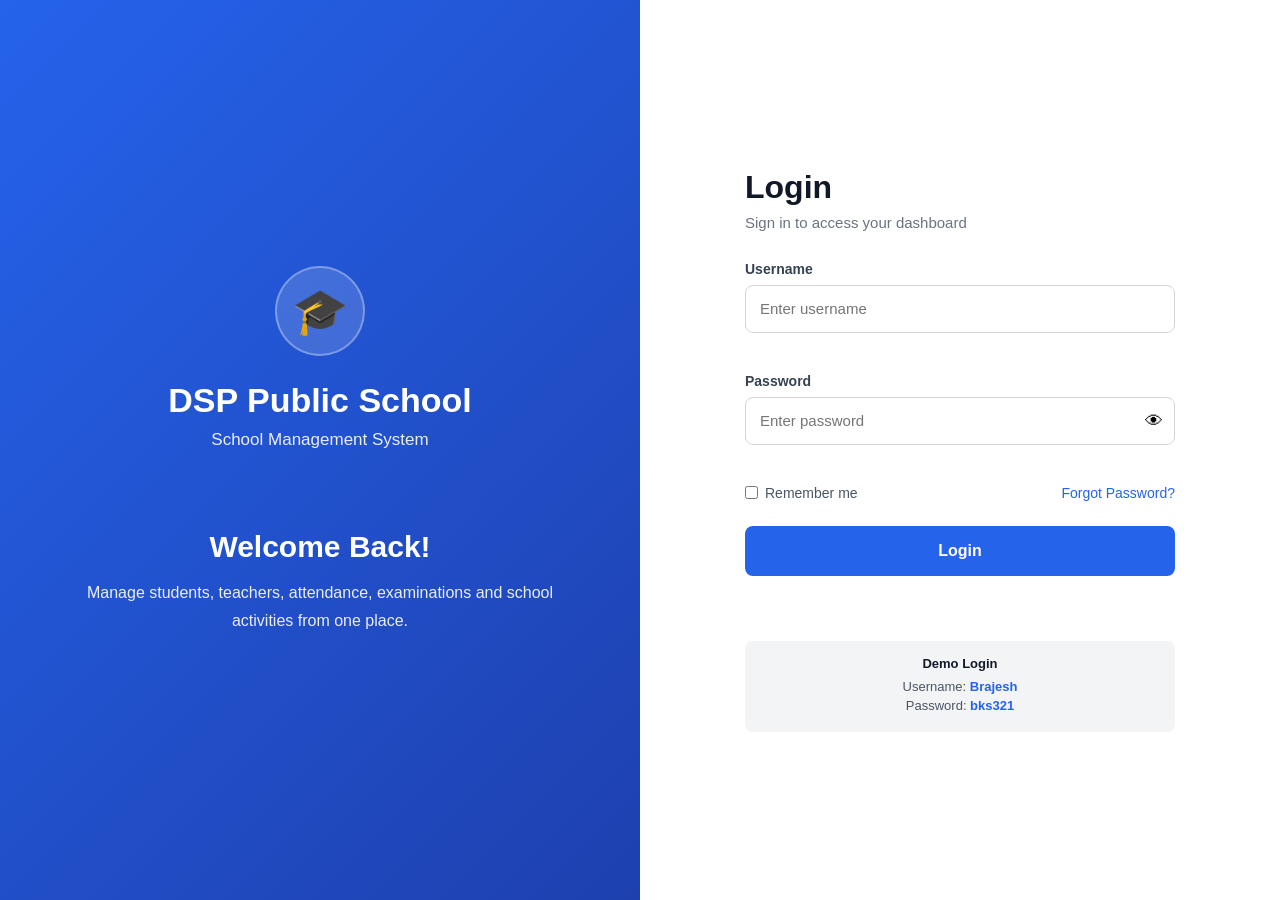
<file: index.html>
<!DOCTYPE html>
<html lang="en">

<head>
    <meta charset="UTF-8">
    <meta name="viewport" content="width=device-width, initial-scale=1.0">

    <title>School Management System - Login</title>

    <link rel="stylesheet" href="css/style.css">
</head>

<body>

    <div class="login-container">

        <!-- Left Section -->
        <div class="login-left">

            <div class="school-logo">
                🎓
            </div>

            <h1>DSP Public School</h1>

            <p>
                School Management System
            </p>

            <div class="welcome-text">
                <h2>Welcome Back!</h2>

                <p>
                    Manage students, teachers, attendance,
                    examinations and school activities from
                    one place.
                </p>
            </div>

        </div>


        <!-- Right Section -->
        <div class="login-right">

            <div class="login-box">

                <h2>Login</h2>

                <p class="login-subtitle">
                    Sign in to access your dashboard
                </p>


                <!-- Login Form -->
                <form id="loginForm">

                    <!-- Username -->
                    <div class="form-group">

                        <label for="username">
                            Username
                        </label>

                        <input type="text" id="username" placeholder="Enter username" autocomplete="username">

                        <small class="error-message" id="usernameError">
                        </small>

                    </div>


                    <!-- Password -->
                    <div class="form-group">

                        <label for="password">
                            Password
                        </label>

                        <div class="password-wrapper">

                            <input type="password" id="password" placeholder="Enter password"
                                autocomplete="current-password">

                            <button type="button" id="togglePassword" class="password-toggle">
                                👁
                            </button>

                        </div>

                        <small class="error-message" id="passwordError">
                        </small>

                    </div>


                    <!-- Remember Me -->
                    <div class="login-options">

                        <label class="remember-me">

                            <input type="checkbox" id="rememberMe">

                            <span>Remember me</span>

                        </label>

                        <a href="#" id="forgotPassword">
                            Forgot Password?
                        </a>

                    </div>


                    <!-- Login Button -->
                    <button type="submit" class="login-button">

                        Login

                    </button>


                    <!-- Login Message -->
                    <p id="loginMessage" class="login-message">
                    </p>

                </form>


                <!-- Demo Credentials -->
                <div class="demo-login">

                    <p>Demo Login</p>

                    <span>
                        Username: <strong>Brajesh</strong>
                    </span>

                    <span>
                        Password: <strong>bks321</strong>
                    </span>

                </div>

            </div>

        </div>

    </div>


    <script src="js/login.js"></script>

</body>

</html>
</file>
<file: css/style.css>
/* GLOBAL RESET */

   * {
       margin: 0;
       padding: 0;
       box-sizing: border-box;
   }

   body {
       font-family: Arial, Helvetica, sans-serif;
       background: #f4f7fb;
       min-height: 100vh;
   }

   /* LOGIN CONTAINER */

   .login-container {
       width: 100%;
       min-height: 100vh;

       display: flex;

       background: #ffffff;
   }


   /* LEFT SECTION */

   .login-left {
       width: 50%;
       min-height: 100vh;

       display: flex;
       flex-direction: column;
       justify-content: center;
       align-items: center;

       text-align: center;

       padding: 60px;

       background: linear-gradient(135deg,
               #2563eb,
               #1e40af);

       color: white;
   }


   /* Logo */

   .school-logo {
       width: 90px;
       height: 90px;

       display: flex;
       align-items: center;
       justify-content: center;

       font-size: 45px;

       background: rgba(255, 255, 255, 0.15);

       border: 2px solid rgba(255, 255, 255, 0.3);

       border-radius: 50%;

       margin-bottom: 25px;
   }


   /* School Name */

   .login-left h1 {
       font-size: 34px;
       margin-bottom: 10px;
   }

   .login-left>p {
       font-size: 17px;
       opacity: 0.9;
   }


   /* Welcome Text */

   .welcome-text {
       max-width: 500px;

       margin-top: 80px;
   }

   .welcome-text h2 {
       font-size: 30px;

       margin-bottom: 15px;
   }

   .welcome-text p {
       font-size: 16px;

       line-height: 1.7;

       opacity: 0.9;
   }


   /* RIGHT SECTION */

   .login-right {
       width: 50%;

       display: flex;
       justify-content: center;
       align-items: center;

       padding: 40px;
   }


   /* Login Box */

   .login-box {
       width: 100%;
       max-width: 430px;
   }


   /* Heading */

   .login-box h2 {
       font-size: 32px;

       color: #111827;

       margin-bottom: 8px;
   }

   .login-subtitle {
       color: #6b7280;

       font-size: 15px;

       margin-bottom: 30px;
   }


   /* FORM */

   .form-group {
       margin-bottom: 20px;
   }

   .form-group label {
       display: block;

       font-size: 14px;

       font-weight: 600;

       color: #374151;

       margin-bottom: 8px;
   }


   /* Input */

   .form-group input[type="text"],
   .form-group input[type="password"] {
       width: 100%;

       height: 48px;

       padding: 0 14px;

       border: 1px solid #d1d5db;

       border-radius: 8px;

       outline: none;

       font-size: 15px;

       transition: 0.3s;
   }

   .form-group input:focus {
       border-color: #2563eb;

       box-shadow:
           0 0 0 3px rgba(37, 99, 235, 0.1);
   }


   /* PASSWORD */

   .password-wrapper {
       position: relative;
   }

   .password-wrapper input {
       padding-right: 50px !important;
   }

   .password-toggle {
       position: absolute;

       right: 12px;
       top: 50%;

       transform: translateY(-50%);

       border: none;

       background: transparent;

       cursor: pointer;

       font-size: 18px;
   }


   /* ERROR */

   .error-message {
       display: block;

       margin-top: 5px;

       color: #dc2626;

       font-size: 12px;

       min-height: 15px;
   }


   /* LOGIN OPTIONS */

   .login-options {
       display: flex;

       justify-content: space-between;

       align-items: center;

       margin: 10px 0 25px;
   }

   .remember-me {
       display: flex;

       align-items: center;

       gap: 7px;

       font-size: 14px;

       color: #4b5563;

       cursor: pointer;
   }

   .remember-me input {
       cursor: pointer;
   }


   .login-options a {
       color: #2563eb;

       text-decoration: none;

       font-size: 14px;
   }

   .login-options a:hover {
       text-decoration: underline;
   }


   /* LOGIN BUTTON */

   .login-button {
       width: 100%;

       height: 50px;

       border: none;

       border-radius: 8px;

       background: #2563eb;

       color: white;

       font-size: 16px;

       font-weight: 600;

       cursor: pointer;

       transition: 0.3s;
   }

   .login-button:hover {
       background: #1d4ed8;

       transform: translateY(-1px);
   }

   .login-button:active {
       transform: translateY(0);
   }


   /* LOGIN MESSAGE */

   .login-message {
       text-align: center;

       margin-top: 15px;

       font-size: 14px;

       min-height: 20px;
   }

   .login-message.success {
       color: #16a34a;
   }

   .login-message.error {
       color: #dc2626;
   }


   /* DEMO LOGIN */

   .demo-login {
       margin-top: 30px;

       padding: 15px;

       background: #f3f4f6;

       border-radius: 8px;

       text-align: center;

       font-size: 13px;

       color: #4b5563;
   }

   .demo-login p {
       font-weight: 600;

       color: #111827;

       margin-bottom: 8px;
   }

   .demo-login span {
       display: block;

       margin: 4px 0;
   }

   .demo-login strong {
       color: #2563eb;
   }


   /* RESPONSIVE DESIGN */

   @media (max-width: 900px) {

       .login-container {
           flex-direction: column;
       }

       .login-left {
           width: 100%;
           min-height: 40vh;

           padding: 40px 20px;
       }

       .login-right {
           width: 100%;

           padding: 40px 20px;
       }

       .welcome-text {
           margin-top: 30px;
       }

       .welcome-text h2 {
           font-size: 24px;
       }

       .welcome-text p {
           font-size: 14px;
       }
   }


   @media (max-width: 500px) {

       .login-left {
           min-height: 35vh;

           padding: 30px 20px;
       }

       .school-logo {
           width: 70px;
           height: 70px;

           font-size: 35px;
       }

       .login-left h1 {
           font-size: 25px;
       }

       .login-left>p {
           font-size: 14px;
       }

       .welcome-text {
           display: none;
       }

       .login-right {
           padding: 35px 20px;
       }

       .login-box h2 {
           font-size: 27px;
       }

       .login-options {
           flex-direction: column;

           align-items: flex-start;

           gap: 12px;
       }
   }
</file>
<file: css/dashboard.css>
/* DASHBOARD */

   .dashboard-container {
       display: flex;
       min-height: 100vh;
       background: #f5f7fb;
   }

   /* SIDEBAR */

   .sidebar {
       width: 260px;
       min-height: 100vh;

       background: #111827;
       color: white;

       position: fixed;
       left: 0;
       top: 0;
       bottom: 0;

       display: flex;
       flex-direction: column;

       z-index: 1000;

       transition: 0.3s ease;
   }


   /* Logo */

   .sidebar-logo {
       height: 80px;

       display: flex;
       align-items: center;

       gap: 12px;

       padding: 0 20px;

       border-bottom: 1px solid #273244;
   }

   .logo-icon {
       width: 42px;
       height: 42px;

       display: flex;
       justify-content: center;
       align-items: center;

       border-radius: 10px;

       background: #2563eb;

       font-size: 22px;
   }

   .sidebar-logo h2 {
       font-size: 17px;
   }

   .sidebar-logo span {
       display: block;

       color: #9ca3af;

       font-size: 10px;

       margin-top: 3px;
   }

   /* NAVIGATION */

   .sidebar-nav {
       flex: 1;

       padding: 20px 12px;

       overflow-y: auto;
   }

   .menu-title {
       color: #6b7280;

       font-size: 10px;

       font-weight: 700;

       letter-spacing: 1px;

       padding: 12px 12px 8px;

       margin-top: 5px;
   }

   .nav-link {
       display: flex;

       align-items: center;

       gap: 12px;

       padding: 11px 12px;

       margin: 3px 0;

       border-radius: 7px;

       color: #cbd5e1;

       text-decoration: none;

       font-size: 14px;

       transition: 0.2s;
   }

   .nav-link:hover {
       background: #1f2937;

       color: white;
   }

   .nav-link.active {
       background: #2563eb;

       color: white;
   }

   .nav-icon {
       width: 24px;

       text-align: center;

       font-size: 17px;
   }

   /* SIDEBAR BOTTOM */

   .sidebar-bottom {
       padding: 15px;

       border-top: 1px solid #273244;
   }

   .logout-button {
       width: 100%;

       border: none;

       background: transparent;

       color: #cbd5e1;

       padding: 11px;

       display: flex;

       align-items: center;

       gap: 12px;

       border-radius: 7px;

       cursor: pointer;

       font-size: 14px;

       text-align: left;
   }

   .logout-button:hover {
       background: #7f1d1d;

       color: white;
   }


   /* MAIN CONTENT */

   .main-content {
       margin-left: 260px;

       width: calc(100% - 260px);

       min-height: 100vh;
   }


   /* TOP HEADER */

   .top-header {
       height: 80px;

       background: white;

       border-bottom: 1px solid #e5e7eb;

       display: flex;

       justify-content: space-between;

       align-items: center;

       padding: 0 30px;
   }

   .header-left {
       display: flex;

       align-items: center;

       gap: 15px;
   }

   .header-left h1 {
       font-size: 24px;

       color: #111827;
   }

   .header-left p {
       color: #6b7280;

       font-size: 13px;

       margin-top: 3px;
   }

   .menu-toggle {
       display: none;

       border: none;

       background: #f3f4f6;

       padding: 8px 10px;

       border-radius: 7px;

       cursor: pointer;

       font-size: 18px;
   }


   /* Header Right */

   .header-right {
       display: flex;

       align-items: center;

       gap: 20px;
   }

   .notification-button {
       position: relative;

       border: none;

       background: #f3f4f6;

       width: 40px;
       height: 40px;

       border-radius: 50%;

       cursor: pointer;

       font-size: 17px;
   }

   .notification-badge {
       position: absolute;

       top: -2px;
       right: -2px;

       width: 17px;
       height: 17px;

       display: flex;
       align-items: center;
       justify-content: center;

       border-radius: 50%;

       background: #ef4444;

       color: white;

       font-size: 9px;

       border: 2px solid white;
   }


   /* Admin Profile */

   .admin-profile {
       display: flex;

       align-items: center;

       gap: 10px;
   }

   .profile-avatar {
       width: 40px;
       height: 40px;

       display: flex;
       align-items: center;
       justify-content: center;

       background: #dbeafe;

       color: #2563eb;

       border-radius: 50%;

       font-weight: 700;
   }

   .profile-info strong {
       display: block;

       font-size: 13px;

       color: #111827;
   }

   .profile-info span {
       display: block;

       font-size: 11px;

       color: #6b7280;

       margin-top: 2px;
   }

   /* DASHBOARD CONTENT */

   .dashboard-content {
       padding: 30px;
   }


   /* STATISTICS */

   .stats-grid {
       display: grid;

       grid-template-columns:
           repeat(4, 1fr);

       gap: 20px;

       margin-bottom: 20px;
   }

   .stat-card {
       background: white;

       border: 1px solid #e5e7eb;

       border-radius: 12px;

       padding: 20px;

       display: flex;

       align-items: center;

       justify-content: space-between;

       transition: 0.2s;
   }

   .stat-card:hover {
       transform: translateY(-2px);

       box-shadow:
           0 8px 20px rgba(0, 0, 0, 0.05);
   }

   .stat-card-content p {
       color: #6b7280;

       font-size: 13px;

       margin-bottom: 8px;
   }

   .stat-card-content h2 {
       color: #111827;

       font-size: 27px;

       margin-bottom: 6px;
   }

   .stat-growth {
       color: #6b7280;

       font-size: 11px;
   }

   .stat-growth.positive {
       color: #16a34a;
   }


   /* Stat Icons */

   .stat-icon {
       width: 52px;
       height: 52px;

       display: flex;

       align-items: center;
       justify-content: center;

       border-radius: 10px;

       font-size: 24px;
   }

   .students-icon {
       background: #dbeafe;
   }

   .teachers-icon {
       background: #dcfce7;
   }

   .classes-icon {
       background: #fef3c7;
   }

   .notices-icon {
       background: #fce7f3;
   }


   /* DASHBOARD GRID */

   .dashboard-grid {
       display: grid;

       grid-template-columns:
           1.4fr 1fr;

       gap: 20px;

       margin-bottom: 20px;
   }

   .bottom-grid {
       grid-template-columns:
           1.5fr 1fr;
   }

   /* CARDS */

   .dashboard-card {
       background: white;

       border: 1px solid #e5e7eb;

       border-radius: 12px;

       padding: 20px;

       min-width: 0;
   }

   .card-header {
       display: flex;

       justify-content: space-between;

       align-items: center;

       margin-bottom: 20px;
   }

   .card-header h3 {
       color: #111827;

       font-size: 16px;

       margin-bottom: 4px;
   }

   .card-header p {
       color: #6b7280;

       font-size: 12px;
   }

   .card-header select {
       border: 1px solid #d1d5db;

       padding: 7px 10px;

       border-radius: 6px;

       background: white;

       color: #374151;

       font-size: 12px;

       outline: none;
   }

   .view-all {
       color: #2563eb;

       text-decoration: none;

       font-size: 12px;

       font-weight: 600;
   }


   /* ATTENDANCE */

   .attendance-content {
       display: flex;

       align-items: center;

       gap: 50px;

       padding: 10px 10px 5px;
   }

   .attendance-circle {
       width: 150px;
       height: 150px;

       flex-shrink: 0;

       border-radius: 50%;

       background:
           conic-gradient(#2563eb 92%,
               #e5e7eb 92%);

       display: flex;

       align-items: center;
       justify-content: center;
   }

   .circle-inner {
       width: 115px;
       height: 115px;

       border-radius: 50%;

       background: white;

       display: flex;

       flex-direction: column;

       align-items: center;
       justify-content: center;
   }

   .circle-inner strong {
       font-size: 25px;

       color: #111827;
   }

   .circle-inner span {
       color: #6b7280;

       font-size: 11px;

       margin-top: 3px;
   }


   /* Attendance Details */

   .attendance-details {
       display: flex;

       flex-direction: column;

       gap: 15px;
   }

   .attendance-item {
       display: flex;

       align-items: center;

       gap: 10px;
   }

   .attendance-dot {
       width: 9px;
       height: 9px;

       border-radius: 50%;
   }

   .attendance-dot.present {
       background: #22c55e;
   }

   .attendance-dot.absent {
       background: #ef4444;
   }

   .attendance-dot.leave {
       background: #f59e0b;
   }

   .attendance-item strong {
       display: block;

       font-size: 12px;

       color: #374151;
   }

   .attendance-item span:not(.attendance-dot) {
       display: block;

       font-size: 10px;

       color: #9ca3af;

       margin-top: 3px;
   }

   /* QUICK ACTIONS */


   .quick-actions {
       display: grid;

       grid-template-columns:
           1fr 1fr;

       gap: 10px;
   }

   .quick-action {
       display: flex;

       align-items: center;

       gap: 10px;

       padding: 12px;

       border: 1px solid #e5e7eb;

       border-radius: 8px;

       text-decoration: none;

       transition: 0.2s;
   }

   .quick-action:hover {
       border-color: #2563eb;

       background: #eff6ff;
   }

   .quick-action>span {
       width: 35px;
       height: 35px;

       display: flex;

       align-items: center;
       justify-content: center;

       background: #f3f4f6;

       border-radius: 7px;

       font-size: 16px;
   }

   .quick-action strong {
       display: block;

       color: #374151;

       font-size: 12px;
   }

   .quick-action small {
       display: block;

       color: #9ca3af;

       font-size: 9px;

       margin-top: 3px;
   }


   /* TABLE */

   .table-wrapper {
       overflow-x: auto;
   }

   table {
       width: 100%;

       border-collapse: collapse;
   }

   th {
       text-align: left;

       font-size: 10px;

       color: #9ca3af;

       font-weight: 600;

       padding: 10px;

       border-bottom: 1px solid #e5e7eb;
   }

   td {
       padding: 11px 10px;

       font-size: 11px;

       color: #4b5563;

       border-bottom: 1px solid #f3f4f6;
   }

   .student-name {
       display: flex;

       align-items: center;

       gap: 8px;

       white-space: nowrap;
   }

   .student-avatar {
       width: 28px;
       height: 28px;

       display: flex;

       align-items: center;
       justify-content: center;

       border-radius: 50%;

       background: #dbeafe;

       color: #2563eb;

       font-size: 9px;

       font-weight: 700;
   }

   .status {
       padding: 4px 7px;

       border-radius: 20px;

       font-size: 9px;
   }

   .status.active {
       background: #dcfce7;

       color: #15803d;
   }


   /* NOTICE LIST */

   .notice-list {
       display: flex;

       flex-direction: column;

       gap: 15px;
   }

   .notice-item {
       display: flex;

       gap: 10px;

       padding-bottom: 14px;

       border-bottom: 1px solid #f3f4f6;
   }

   .notice-item:last-child {
       border-bottom: none;
   }

   .notice-icon {
       width: 35px;
       height: 35px;

       flex-shrink: 0;

       display: flex;

       align-items: center;
       justify-content: center;

       background: #eff6ff;

       border-radius: 7px;
   }

   .notice-item strong {
       color: #374151;

       font-size: 12px;
   }

   .notice-item p {
       color: #6b7280;

       font-size: 10px;

       line-height: 1.5;

       margin: 3px 0;
   }

   .notice-item small {
       color: #9ca3af;

       font-size: 9px;
   }
</file>
<file: css/responsive.css>
/* TABLET */

   @media (max-width: 1100px) {

       .sidebar {
           width: 230px;
       }

       .main-content {
           margin-left: 230px;

           width: calc(100% - 230px);
       }

       .stats-grid {
           grid-template-columns:
               repeat(2, 1fr);
       }

       .dashboard-grid,
       .bottom-grid {
           grid-template-columns: 1fr;
       }

   }

   /* MOBILE */

   @media (max-width: 768px) {

       .sidebar {
           left: -260px;

           width: 260px;
       }

       .sidebar.show {
           left: 0;

           box-shadow:
               5px 0 25px rgba(0, 0, 0, 0.15);
       }

       .main-content {
           margin-left: 0;

           width: 100%;
       }

       .menu-toggle {
           display: block;
       }

       .top-header {
           padding: 0 15px;
       }

       .header-left h1 {
           font-size: 20px;
       }

       .header-left p {
           display: none;
       }

       .profile-info {
           display: none;
       }

       .dashboard-content {
           padding: 15px;
       }

       .stats-grid {
           grid-template-columns: 1fr 1fr;

           gap: 10px;
       }

       .stat-card {
           padding: 15px;
       }

       .stat-card-content h2 {
           font-size: 22px;
       }

       .stat-icon {
           width: 42px;
           height: 42px;

           font-size: 19px;
       }

       .attendance-content {
           gap: 25px;

           justify-content: center;
       }

   }

   /* SMALL MOBILE */

   @media (max-width: 500px) {

       .stats-grid {
           grid-template-columns: 1fr;
       }

       .header-right {
           gap: 8px;
       }

       .notification-button {
           width: 35px;
           height: 35px;
       }

       .admin-profile {
           display: none;
       }

       .dashboard-card {
           padding: 15px;
       }

       .attendance-content {
           flex-direction: column;
       }

       .quick-actions {
           grid-template-columns: 1fr;
       }

   }
</file>
<file: css/attendance.css>
/* ATTENDANCE PAGE */

.attendance-page {
    padding: 30px;
}

/* PAGE HEADER  */

.attendance-page-header {
    margin-bottom: 25px;
}

.attendance-page-header h2 {
    color: #111827;

    font-size: 22px;

    margin-bottom: 5px;
}

.attendance-page-header p {
    color: #6b7280;

    font-size: 13px;
}


/* FILTER CARD */


.attendance-filter-card {
    background: white;

    border: 1px solid #e5e7eb;

    border-radius: 10px;

    padding: 20px;

    display: flex;

    align-items: end;

    gap: 20px;

    margin-bottom: 20px;
}

.attendance-filter-group {
    flex: 1;
}

.attendance-filter-group label {
    display: block;

    color: #374151;

    font-size: 12px;

    font-weight: 600;

    margin-bottom: 7px;
}

.attendance-filter-group input,
.attendance-filter-group select {
    width: 100%;

    height: 42px;

    border: 1px solid #d1d5db;

    border-radius: 7px;

    padding: 0 10px;

    outline: none;

    background: white;

    color: #374151;

    font-size: 12px;
}

.attendance-filter-group input:focus,
.attendance-filter-group select:focus {
    border-color: #2563eb;
}

.load-attendance-button {
    height: 42px;

    padding: 0 20px;

    border: none;

    border-radius: 7px;

    background: #2563eb;

    color: white;

    font-size: 12px;

    font-weight: 600;

    cursor: pointer;

    white-space: nowrap;
}

.load-attendance-button:hover {
    background: #1d4ed8;
}

/* STATISTICS */

.attendance-stat-grid {
    display: grid;

    grid-template-columns:
        repeat(5, 1fr);

    gap: 15px;

    margin-bottom: 20px;
}

.attendance-stat-card {
    background: white;

    border: 1px solid #e5e7eb;

    border-radius: 10px;

    padding: 17px;

    display: flex;

    align-items: center;

    gap: 12px;
}

.attendance-stat-icon {
    width: 43px;
    height: 43px;

    display: flex;

    align-items: center;
    justify-content: center;

    border-radius: 9px;

    font-size: 19px;
}

.attendance-stat-icon.total {
    background: #dbeafe;
}

.attendance-stat-icon.present {
    background: #dcfce7;
}

.attendance-stat-icon.absent {
    background: #fee2e2;
}

.attendance-stat-icon.leave {
    background: #fef3c7;
}

.attendance-stat-icon.percentage {
    background: #ede9fe;
}

.attendance-stat-card p {
    color: #6b7280;

    font-size: 10px;

    margin-bottom: 5px;
}

.attendance-stat-card h3 {
    color: #111827;

    font-size: 22px;
}

/* TABLE CARD */

.attendance-table-card {
    background: white;

    border: 1px solid #e5e7eb;

    border-radius: 10px;

    overflow: hidden;
}

.attendance-table-header {
    display: flex;

    justify-content: space-between;

    align-items: center;

    padding: 18px 20px;

    border-bottom: 1px solid #e5e7eb;
}

.attendance-table-header h3 {
    color: #111827;

    font-size: 16px;

    margin-bottom: 4px;
}

.attendance-table-header p {
    color: #6b7280;

    font-size: 11px;
}


/* MARK ALL BUTTON */

.mark-all-present {
    border: 1px solid #16a34a;

    background: #f0fdf4;

    color: #15803d;

    padding: 8px 12px;

    border-radius: 6px;

    font-size: 11px;

    font-weight: 600;

    cursor: pointer;
}

.mark-all-present:hover {
    background: #dcfce7;
}


/* TABLE */

.attendance-table-card table {
    min-width: 700px;
}

.attendance-table-card th {
    background: #f9fafb;

    padding: 13px 15px;

    color: #6b7280;

    font-size: 10px;

    text-transform: uppercase;

    letter-spacing: 0.3px;
}

.attendance-table-card td {
    padding: 13px 15px;

    border-bottom: 1px solid #f3f4f6;

    color: #4b5563;

    font-size: 11px;
}

.attendance-table-card tbody tr:hover {
    background: #f9fafb;
}


/* STUDENT INFO */

.attendance-student-info {
    display: flex;

    align-items: center;

    gap: 9px;
}

.attendance-avatar {
    width: 32px;
    height: 32px;

    display: flex;

    align-items: center;
    justify-content: center;

    border-radius: 50%;

    background: #dbeafe;

    color: #2563eb;

    font-size: 9px;

    font-weight: 700;
}

.attendance-student-info strong {
    display: block;

    color: #374151;

    font-size: 12px;
}


/* STATUS BUTTONS */

.attendance-status-buttons {
    display: flex;

    gap: 7px;
}

.attendance-status-button {
    border: 1px solid #d1d5db;

    background: white;

    color: #6b7280;

    padding: 7px 12px;

    border-radius: 6px;

    cursor: pointer;

    font-size: 10px;

    font-weight: 600;

    transition: 0.2s;
}


/* Present */

.attendance-status-button.present:hover,
.attendance-status-button.present.selected {
    background: #dcfce7;

    border-color: #22c55e;

    color: #15803d;
}


/* Absent */

.attendance-status-button.absent:hover,
.attendance-status-button.absent.selected {
    background: #fee2e2;

    border-color: #ef4444;

    color: #dc2626;
}


/* Leave */

.attendance-status-button.leave:hover,
.attendance-status-button.leave.selected {
    background: #fef3c7;

    border-color: #f59e0b;

    color: #b45309;
}


/* EMPTY STATE */

.attendance-empty {
    text-align: center;

    padding: 60px 20px;
}

.attendance-empty>div {
    font-size: 45px;

    margin-bottom: 10px;
}

.attendance-empty h3 {
    color: #374151;

    font-size: 16px;

    margin-bottom: 5px;
}

.attendance-empty p {
    color: #9ca3af;

    font-size: 12px;
}

/* SAVE SECTION */

.attendance-save-section {
    display: flex;

    justify-content: flex-end;

    padding: 18px 20px;

    border-top: 1px solid #e5e7eb;
}

.save-attendance-button {
    border: none;

    background: #16a34a;

    color: white;

    padding: 11px 20px;

    border-radius: 7px;

    font-size: 12px;

    font-weight: 600;

    cursor: pointer;
}

.save-attendance-button:hover {
    background: #15803d;
}



/* RESPONSIVE */


@media (max-width: 1100px) {

    .attendance-stat-grid {
        grid-template-columns:
            repeat(3, 1fr);
    }

}


@media (max-width: 800px) {

    .attendance-page {
        padding: 15px;
    }

    .attendance-filter-card {
        flex-direction: column;

        align-items: stretch;
    }

    .load-attendance-button {
        width: 100%;
    }

    .attendance-stat-grid {
        grid-template-columns:
            repeat(2, 1fr);
    }

}


@media (max-width: 500px) {

    .attendance-stat-grid {
        grid-template-columns: 1fr 1fr;

        gap: 10px;
    }

    .attendance-stat-card {
        padding: 12px;

        gap: 8px;
    }

    .attendance-stat-icon {
        width: 36px;
        height: 36px;

        font-size: 15px;
    }

    .attendance-stat-card h3 {
        font-size: 19px;
    }

    .attendance-table-header {
        align-items: flex-start;

        flex-direction: column;

        gap: 12px;
    }

    .attendance-actions {
        width: 100%;
    }

    .mark-all-present {
        width: 100%;
    }

    .attendance-status-buttons {
        flex-wrap: wrap;
    }

    .attendance-save-section {
        padding: 15px;
    }

    .save-attendance-button {
        width: 100%;
    }

}
</file>
<file: css/classes.css>
/* CLASS MANAGEMENT */

.content-area {
    padding: 25px;
}

/* STATISTICS */

.class-stats {
    display: grid;
    grid-template-columns: repeat(4, 1fr);
    gap: 20px;
    margin-bottom: 25px;
}

.class-stat-card {
    background: #ffffff;
    border-radius: 14px;
    padding: 20px;

    display: flex;
    align-items: center;
    gap: 15px;

    box-shadow: 0 4px 15px rgba(0, 0, 0, 0.06);
}

.stat-icon {
    width: 52px;
    height: 52px;

    display: flex;
    align-items: center;
    justify-content: center;

    border-radius: 12px;

    background: #eef4ff;

    font-size: 25px;
}

.class-stat-card span {
    display: block;
    color: #777;
    font-size: 13px;
}

.class-stat-card h2 {
    margin: 5px 0 0;
    font-size: 25px;
    color: #222;
}

/* TOOLBAR */

.class-toolbar {
    background: #ffffff;
    padding: 18px;

    border-radius: 14px;

    display: flex;
    align-items: center;
    gap: 15px;

    margin-bottom: 20px;

    box-shadow: 0 4px 15px rgba(0, 0, 0, 0.06);
}

.search-box {
    flex: 1;

    height: 44px;

    border: 1px solid #ddd;
    border-radius: 8px;

    display: flex;
    align-items: center;

    padding: 0 12px;

    background: #fff;
}

.search-box span {
    margin-right: 8px;
}

.search-box input {
    border: none;
    outline: none;

    width: 100%;

    font-size: 14px;
}

.class-toolbar select {
    height: 44px;

    padding: 0 12px;

    border: 1px solid #ddd;

    border-radius: 8px;

    background: white;

    min-width: 150px;
}

.add-class-btn {
    height: 44px;

    border: none;

    background: #2563eb;

    color: white;

    padding: 0 20px;

    border-radius: 8px;

    cursor: pointer;

    font-weight: 600;
}

.add-class-btn:hover {
    background: #1d4ed8;
}


/* TABLE */

.table-container {
    background: #ffffff;

    border-radius: 14px;

    box-shadow: 0 4px 15px rgba(0, 0, 0, 0.06);

    overflow: hidden;
}

.table-header {
    padding: 20px;

    border-bottom: 1px solid #eee;
}

.table-header h2 {
    margin: 0 0 5px;
    font-size: 18px;
}

.table-header p {
    margin: 0;
    color: #777;
    font-size: 13px;
}

.table-wrapper {
    width: 100%;
    overflow-x: auto;
}

table {
    width: 100%;
    border-collapse: collapse;

    min-width: 1000px;
}

thead {
    background: #f8fafc;
}

th {
    padding: 14px;

    text-align: left;

    font-size: 12px;

    color: #555;

    text-transform: uppercase;

    white-space: nowrap;
}

td {
    padding: 15px 14px;

    border-top: 1px solid #eee;

    font-size: 14px;

    color: #333;
}

tbody tr:hover {
    background: #fafafa;
}


/* BADGES */

.status-badge {
    display: inline-block;

    padding: 5px 10px;

    border-radius: 20px;

    font-size: 11px;

    font-weight: 600;

    background: #dcfce7;

    color: #166534;
}

.subject-count {
    color: #2563eb;
    font-weight: 600;
}

/* ACTION BUTTONS */

.action-buttons {
    display: flex;
    gap: 7px;
}

.action-btn {
    border: none;

    width: 34px;
    height: 34px;

    border-radius: 7px;

    cursor: pointer;

    display: flex;
    align-items: center;
    justify-content: center;
}

.edit-btn {
    background: #eff6ff;
    color: #2563eb;
}

.delete-btn {
    background: #fef2f2;
    color: #dc2626;
}

.action-btn:hover {
    transform: translateY(-1px);
}

/* EMPTY STATE */

.empty-state {
    text-align: center;

    padding: 60px 20px;

    display: none;
}

.empty-state div {
    font-size: 50px;
    margin-bottom: 10px;
}

.empty-state h3 {
    margin: 0 0 8px;
}

.empty-state p {
    color: #777;
    margin-bottom: 20px;
}

.empty-state button {
    background: #2563eb;
    color: white;

    border: none;

    padding: 10px 18px;

    border-radius: 8px;

    cursor: pointer;
}

/* MODAL */

.modal-overlay {
    position: fixed;

    inset: 0;

    background: rgba(0, 0, 0, 0.5);

    display: none;

    align-items: center;
    justify-content: center;

    padding: 20px;

    z-index: 1000;
}

.modal-overlay.show {
    display: flex;
}

.class-modal {
    background: white;

    width: 100%;
    max-width: 650px;

    border-radius: 15px;

    max-height: 90vh;

    overflow-y: auto;
}

.modal-header {
    display: flex;

    justify-content: space-between;
    align-items: center;

    padding: 20px;

    border-bottom: 1px solid #eee;
}

.modal-header h2 {
    margin: 0 0 5px;
}

.modal-header p {
    margin: 0;

    color: #777;

    font-size: 13px;
}

.close-modal {
    border: none;

    background: #f1f5f9;

    width: 35px;
    height: 35px;

    border-radius: 50%;

    font-size: 22px;

    cursor: pointer;
}


/* FORM */

#classForm {
    padding: 20px;
}

.form-grid {
    display: grid;

    grid-template-columns: 1fr 1fr;

    gap: 18px;
}

.form-group {
    display: flex;

    flex-direction: column;

    gap: 7px;
}

.form-group.full-width {
    grid-column: 1 / -1;
}

.form-group label {
    font-size: 13px;

    font-weight: 600;

    color: #333;
}

.form-group label span {
    color: #dc2626;
}

.form-group input,
.form-group select {
    height: 44px;

    border: 1px solid #ddd;

    border-radius: 8px;

    padding: 0 12px;

    outline: none;

    font-size: 14px;
}

.form-group input:focus,
.form-group select:focus {
    border-color: #2563eb;
}

.form-group small {
    color: #888;

    font-size: 11px;
}


/* MODAL FOOTER */

.modal-footer {
    display: flex;

    justify-content: flex-end;

    gap: 10px;

    margin-top: 25px;

    padding-top: 18px;

    border-top: 1px solid #eee;
}

.cancel-btn {
    height: 42px;

    padding: 0 18px;

    border: 1px solid #ddd;

    background: white;

    border-radius: 8px;

    cursor: pointer;
}

.save-class-btn {
    height: 42px;

    padding: 0 20px;

    border: none;

    background: #2563eb;

    color: white;

    border-radius: 8px;

    cursor: pointer;

    font-weight: 600;
}

.save-class-btn:hover {
    background: #1d4ed8;
}


/* MOBILE */

@media (max-width: 900px) {

    .class-stats {
        grid-template-columns: repeat(2, 1fr);
    }

    .class-toolbar {
        flex-wrap: wrap;
    }

    .search-box {
        flex-basis: 100%;
    }

}


@media (max-width: 600px) {

    .content-area {
        padding: 15px;
    }

    .class-stats {
        grid-template-columns: 1fr;
    }

    .class-toolbar {
        flex-direction: column;
        align-items: stretch;
    }

    .class-toolbar select,
    .add-class-btn {
        width: 100%;
    }

    .form-grid {
        grid-template-columns: 1fr;
    }

    .form-group.full-width {
        grid-column: auto;
    }

    .class-modal {
        max-height: 95vh;
    }

}
</file>
<file: css/exams.css>
/* EXAMINATION MANAGEMENT */

   .content-area {
       padding: 25px;
   }


   /* STATISTICS */

   .exam-stats {
       display: grid;

       grid-template-columns: repeat(4, 1fr);

       gap: 20px;

       margin-bottom: 25px;
   }


   .exam-stat-card {
       background: #ffffff;

       border-radius: 14px;

       padding: 20px;

       display: flex;

       align-items: center;

       gap: 15px;

       box-shadow:
           0 4px 15px rgba(0, 0, 0, 0.06);
   }


   .stat-icon {
       width: 52px;

       height: 52px;

       border-radius: 12px;

       background: #eef4ff;

       display: flex;

       align-items: center;

       justify-content: center;

       font-size: 24px;
   }


   .exam-stat-card span {
       display: block;

       color: #777;

       font-size: 13px;
   }


   .exam-stat-card h2 {
       margin: 5px 0 0;

       color: #222;

       font-size: 25px;
   }


   /* TOOLBAR */

   .exam-toolbar {
       background: white;

       padding: 18px;

       border-radius: 14px;

       display: flex;

       align-items: center;

       gap: 15px;

       margin-bottom: 20px;

       box-shadow:
           0 4px 15px rgba(0, 0, 0, 0.06);
   }


   .search-box {
       flex: 1;

       height: 44px;

       border: 1px solid #ddd;

       border-radius: 8px;

       display: flex;

       align-items: center;

       padding: 0 12px;
   }


   .search-box span {
       margin-right: 8px;
   }


   .search-box input {
       border: none;

       outline: none;

       width: 100%;

       font-size: 14px;
   }


   .exam-toolbar select {
       height: 44px;

       padding: 0 12px;

       border: 1px solid #ddd;

       border-radius: 8px;

       background: white;

       min-width: 140px;
   }


   .add-exam-btn {
       height: 44px;

       padding: 0 20px;

       border: none;

       border-radius: 8px;

       background: #2563eb;

       color: white;

       font-weight: 600;

       cursor: pointer;
   }


   .add-exam-btn:hover {
       background: #1d4ed8;
   }


   /* TABLE */

   .table-container {
       background: white;

       border-radius: 14px;

       overflow: hidden;

       box-shadow:
           0 4px 15px rgba(0, 0, 0, 0.06);
   }


   .table-header {
       padding: 20px;

       border-bottom: 1px solid #eee;
   }


   .table-header h2 {
       margin: 0 0 5px;

       font-size: 18px;
   }


   .table-header p {
       margin: 0;

       color: #777;

       font-size: 13px;
   }


   .table-wrapper {
       width: 100%;

       overflow-x: auto;
   }


   table {
       width: 100%;

       border-collapse: collapse;

       min-width: 1050px;
   }


   thead {
       background: #f8fafc;
   }


   th {
       padding: 14px;

       text-align: left;

       font-size: 12px;

       color: #555;

       text-transform: uppercase;

       white-space: nowrap;
   }


   td {
       padding: 15px 14px;

       border-top: 1px solid #eee;

       font-size: 14px;

       color: #333;
   }


   tbody tr:hover {
       background: #fafafa;
   }


   /* STATUS BADGES */

   .status-badge {
       display: inline-block;

       padding: 5px 10px;

       border-radius: 20px;

       font-size: 11px;

       font-weight: 600;
   }


   .status-upcoming {
       background: #dbeafe;

       color: #1d4ed8;
   }


   .status-ongoing {
       background: #fef3c7;

       color: #92400e;
   }


   .status-completed {
       background: #dcfce7;

       color: #166534;
   }

   /* ACTION BUTTONS */

   .action-buttons {
       display: flex;

       gap: 7px;
   }


   .action-btn {
       width: 34px;

       height: 34px;

       border: none;

       border-radius: 7px;

       cursor: pointer;

       display: flex;

       align-items: center;

       justify-content: center;
   }


   .edit-btn {
       background: #eff6ff;

       color: #2563eb;
   }


   .delete-btn {
       background: #fef2f2;

       color: #dc2626;
   }


   .action-btn:hover {
       transform: translateY(-1px);
   }

   /* EMPTY STATE */

   .empty-state {
       text-align: center;

       padding: 60px 20px;

       display: none;
   }


   .empty-state div {
       font-size: 50px;

       margin-bottom: 10px;
   }


   .empty-state h3 {
       margin: 0 0 8px;
   }


   .empty-state p {
       color: #777;

       margin-bottom: 20px;
   }


   .empty-state button {
       background: #2563eb;

       color: white;

       border: none;

       padding: 10px 18px;

       border-radius: 8px;

       cursor: pointer;
   }


   /* MODAL */

   .modal-overlay {
       position: fixed;

       inset: 0;

       background: rgba(0, 0, 0, 0.5);

       display: none;

       align-items: center;

       justify-content: center;

       padding: 20px;

       z-index: 1000;
   }


   .modal-overlay.show {
       display: flex;
   }


   .exam-modal {
       background: white;

       width: 100%;

       max-width: 680px;

       border-radius: 15px;

       max-height: 90vh;

       overflow-y: auto;
   }


   /* MODAL HEADER */

   .modal-header {
       display: flex;

       align-items: center;

       justify-content: space-between;

       padding: 20px;

       border-bottom: 1px solid #eee;
   }


   .modal-header h2 {
       margin: 0 0 5px;
   }


   .modal-header p {
       margin: 0;

       color: #777;

       font-size: 13px;
   }


   .close-modal {
       width: 35px;

       height: 35px;

       border: none;

       border-radius: 50%;

       background: #f1f5f9;

       font-size: 22px;

       cursor: pointer;
   }

   /* FORM */

   #examForm {
       padding: 20px;
   }


   .form-grid {
       display: grid;

       grid-template-columns: 1fr 1fr;

       gap: 18px;
   }


   .form-group {
       display: flex;

       flex-direction: column;

       gap: 7px;
   }


   .form-group.full-width {
       grid-column: 1 / -1;
   }


   .form-group label {
       font-size: 13px;

       font-weight: 600;

       color: #333;
   }


   .form-group label span {
       color: #dc2626;
   }


   .form-group input,
   .form-group select,
   .form-group textarea {
       border: 1px solid #ddd;

       border-radius: 8px;

       padding: 10px 12px;

       outline: none;

       font-size: 14px;

       font-family: inherit;
   }


   .form-group input,
   .form-group select {
       height: 44px;
   }


   .form-group textarea {
       resize: vertical;
   }


   .form-group input:focus,
   .form-group select:focus,
   .form-group textarea:focus {
       border-color: #2563eb;
   }

   /* MODAL FOOTER */

   .modal-footer {
       display: flex;

       justify-content: flex-end;

       gap: 10px;

       margin-top: 25px;

       padding-top: 18px;

       border-top: 1px solid #eee;
   }


   .cancel-btn {
       height: 42px;

       padding: 0 18px;

       border: 1px solid #ddd;

       background: white;

       border-radius: 8px;

       cursor: pointer;
   }


   .save-exam-btn {
       height: 42px;

       padding: 0 20px;

       border: none;

       background: #2563eb;

       color: white;

       border-radius: 8px;

       cursor: pointer;

       font-weight: 600;
   }


   .save-exam-btn:hover {
       background: #1d4ed8;
   }

   /* MOBILE */

   @media (max-width: 1000px) {

       .exam-stats {
           grid-template-columns: repeat(2, 1fr);
       }

       .exam-toolbar {
           flex-wrap: wrap;
       }

       .search-box {
           flex-basis: 100%;
       }

   }


   @media (max-width: 600px) {

       .content-area {
           padding: 15px;
       }


       .exam-stats {
           grid-template-columns: 1fr;
       }


       .exam-toolbar {
           flex-direction: column;

           align-items: stretch;
       }


       .exam-toolbar select,
       .add-exam-btn {
           width: 100%;
       }


       .form-grid {
           grid-template-columns: 1fr;
       }


       .form-group.full-width {
           grid-column: auto;
       }


       .exam-modal {
           max-height: 95vh;
       }

   }
</file>
<file: css/fees.css>
/* FEES MANAGEMENT */

   .content-area {
       padding: 25px;
   }

   /* STATISTICS */

   .fee-stats {
       display: grid;

       grid-template-columns: repeat(4, 1fr);

       gap: 20px;

       margin-bottom: 25px;
   }


   .fee-stat-card {
       background: #ffffff;

       border-radius: 14px;

       padding: 20px;

       display: flex;

       align-items: center;

       gap: 15px;

       box-shadow:
           0 4px 15px rgba(0, 0, 0, 0.06);
   }


   .stat-icon {
       width: 52px;

       height: 52px;

       border-radius: 12px;

       background: #eef4ff;

       display: flex;

       align-items: center;

       justify-content: center;

       font-size: 24px;
   }


   .fee-stat-card span {
       display: block;

       color: #777;

       font-size: 13px;
   }


   .fee-stat-card h2 {
       margin: 5px 0 0;

       color: #222;

       font-size: 24px;
   }

   /* TOOLBAR */

   .fee-toolbar {
       background: white;

       padding: 18px;

       border-radius: 14px;

       display: flex;

       align-items: center;

       gap: 15px;

       margin-bottom: 20px;

       box-shadow:
           0 4px 15px rgba(0, 0, 0, 0.06);
   }


   .search-box {
       flex: 1;

       height: 44px;

       border: 1px solid #ddd;

       border-radius: 8px;

       display: flex;

       align-items: center;

       padding: 0 12px;
   }


   .search-box span {
       margin-right: 8px;
   }


   .search-box input {
       width: 100%;

       border: none;

       outline: none;

       font-size: 14px;
   }


   .fee-toolbar select {
       height: 44px;

       padding: 0 12px;

       border: 1px solid #ddd;

       border-radius: 8px;

       background: white;

       min-width: 130px;
   }


   .add-fee-btn {
       height: 44px;

       padding: 0 20px;

       border: none;

       border-radius: 8px;

       background: #2563eb;

       color: white;

       font-weight: 600;

       cursor: pointer;
   }


   .add-fee-btn:hover {
       background: #1d4ed8;
   }

   /* TABLE */

   .table-container {
       background: white;

       border-radius: 14px;

       overflow: hidden;

       box-shadow:
           0 4px 15px rgba(0, 0, 0, 0.06);
   }


   .table-header {
       padding: 20px;

       border-bottom: 1px solid #eee;
   }


   .table-header h2 {
       margin: 0 0 5px;

       font-size: 18px;
   }


   .table-header p {
       margin: 0;

       color: #777;

       font-size: 13px;
   }


   .table-wrapper {
       width: 100%;

       overflow-x: auto;
   }


   table {
       width: 100%;

       border-collapse: collapse;

       min-width: 1250px;
   }


   thead {
       background: #f8fafc;
   }


   th {
       padding: 14px;

       text-align: left;

       font-size: 12px;

       color: #555;

       text-transform: uppercase;

       white-space: nowrap;
   }


   td {
       padding: 14px;

       border-top: 1px solid #eee;

       font-size: 14px;

       color: #333;
   }


   tbody tr:hover {
       background: #fafafa;
   }

   /* STATUS */

   .fee-status {
       display: inline-block;

       padding: 5px 10px;

       border-radius: 20px;

       font-size: 11px;

       font-weight: 600;
   }


   .status-paid {
       background: #dcfce7;

       color: #166534;
   }


   .status-partial {
       background: #fef3c7;

       color: #92400e;
   }


   .status-pending {
       background: #fee2e2;

       color: #991b1b;
   }

   /* ACTION BUTTONS */

   .action-buttons {
       display: flex;

       gap: 7px;
   }


   .action-btn {
       width: 34px;

       height: 34px;

       border: none;

       border-radius: 7px;

       cursor: pointer;

       display: flex;

       align-items: center;

       justify-content: center;
   }


   .edit-btn {
       background: #eff6ff;

       color: #2563eb;
   }


   .delete-btn {
       background: #fef2f2;

       color: #dc2626;
   }

   /* EMPTY STATE */

   .empty-state {
       text-align: center;

       padding: 60px 20px;

       display: none;
   }


   .empty-state div {
       font-size: 50px;

       margin-bottom: 10px;
   }


   .empty-state h3 {
       margin: 0 0 8px;
   }


   .empty-state p {
       color: #777;

       margin-bottom: 20px;
   }


   .empty-state button {
       background: #2563eb;

       color: white;

       border: none;

       padding: 10px 18px;

       border-radius: 8px;

       cursor: pointer;
   }


   /* MODAL */

   .modal-overlay {
       position: fixed;

       inset: 0;

       background: rgba(0, 0, 0, 0.5);

       display: none;

       align-items: center;

       justify-content: center;

       padding: 20px;

       z-index: 1000;
   }


   .modal-overlay.show {
       display: flex;
   }


   .fee-modal {
       width: 100%;

       max-width: 700px;

       background: white;

       border-radius: 15px;

       max-height: 90vh;

       overflow-y: auto;
   }


   /* MODAL HEADER */

   .modal-header {
       display: flex;

       align-items: center;

       justify-content: space-between;

       padding: 20px;

       border-bottom: 1px solid #eee;
   }


   .modal-header h2 {
       margin: 0 0 5px;
   }


   .modal-header p {
       margin: 0;

       color: #777;

       font-size: 13px;
   }


   .close-modal {
       width: 35px;

       height: 35px;

       border: none;

       border-radius: 50%;

       background: #f1f5f9;

       font-size: 22px;

       cursor: pointer;
   }


   /* FORM */

   #feeForm {
       padding: 20px;
   }


   .form-grid {
       display: grid;

       grid-template-columns: 1fr 1fr;

       gap: 18px;
   }


   .form-group {
       display: flex;

       flex-direction: column;

       gap: 7px;
   }


   .form-group.full-width {
       grid-column: 1 / -1;
   }


   .form-group label {
       font-size: 13px;

       font-weight: 600;

       color: #333;
   }


   .form-group label span {
       color: #dc2626;
   }


   .form-group input,
   .form-group select,
   .form-group textarea {
       border: 1px solid #ddd;

       border-radius: 8px;

       padding: 10px 12px;

       outline: none;

       font-size: 14px;

       font-family: inherit;
   }


   .form-group input,
   .form-group select {
       height: 44px;
   }


   .form-group textarea {
       resize: vertical;
   }


   .form-group input:focus,
   .form-group select:focus,
   .form-group textarea:focus {
       border-color: #2563eb;
   }


   .form-group input[readonly] {
       background: #f8fafc;

       color: #666;
   }

   /* FEE PREVIEW */

   .fee-preview {
       display: grid;

       grid-template-columns: repeat(3, 1fr);

       gap: 12px;

       padding: 16px;

       background: #f8fafc;

       border: 1px solid #e5e7eb;

       border-radius: 10px;
   }


   .fee-preview div {
       text-align: center;
   }


   .fee-preview span {
       display: block;

       color: #777;

       font-size: 12px;

       margin-bottom: 5px;
   }


   .fee-preview strong {
       font-size: 19px;

       color: #2563eb;
   }

   /* FOOTER */

   .modal-footer {
       display: flex;

       justify-content: flex-end;

       gap: 10px;

       margin-top: 25px;

       padding-top: 18px;

       border-top: 1px solid #eee;
   }


   .cancel-btn {
       height: 42px;

       padding: 0 18px;

       border: 1px solid #ddd;

       background: white;

       border-radius: 8px;

       cursor: pointer;
   }


   .save-fee-btn {
       height: 42px;

       padding: 0 20px;

       border: none;

       background: #2563eb;

       color: white;

       border-radius: 8px;

       cursor: pointer;

       font-weight: 600;
   }


   .save-fee-btn:hover {
       background: #1d4ed8;
   }


   /* MOBILE */

   @media (max-width: 1000px) {

       .fee-stats {
           grid-template-columns: repeat(2, 1fr);
       }

       .fee-toolbar {
           flex-wrap: wrap;
       }

       .search-box {
           flex-basis: 100%;
       }

   }


   @media (max-width: 600px) {

       .content-area {
           padding: 15px;
       }


       .fee-stats {
           grid-template-columns: 1fr;
       }


       .fee-toolbar {
           flex-direction: column;

           align-items: stretch;
       }


       .fee-toolbar select,
       .add-fee-btn {
           width: 100%;
       }


       .form-grid {
           grid-template-columns: 1fr;
       }


       .form-group.full-width {
           grid-column: auto;
       }


       .fee-preview {
           grid-template-columns: 1fr;
       }


       .fee-modal {
           max-height: 95vh;
       }

   }
</file>
<file: css/notices.css>
/* NOTICE MANAGEMENT */

   .content-area {
       padding: 25px;
   }

   /* STATISTICS */

   .notice-stats {
       display: grid;

       grid-template-columns: repeat(4, 1fr);

       gap: 20px;

       margin-bottom: 25px;
   }


   .notice-stat-card {
       background: #ffffff;

       border-radius: 14px;

       padding: 20px;

       display: flex;

       align-items: center;

       gap: 15px;

       box-shadow:
           0 4px 15px rgba(0, 0, 0, 0.06);
   }


   .stat-icon {
       width: 52px;

       height: 52px;

       border-radius: 12px;

       background: #eef4ff;

       display: flex;

       align-items: center;

       justify-content: center;

       font-size: 24px;
   }


   .notice-stat-card span {
       display: block;

       color: #777;

       font-size: 13px;
   }


   .notice-stat-card h2 {
       margin: 5px 0 0;

       color: #222;

       font-size: 24px;
   }

   /* TOOLBAR */

   .notice-toolbar {
       background: white;

       padding: 18px;

       border-radius: 14px;

       display: flex;

       align-items: center;

       gap: 15px;

       margin-bottom: 20px;

       box-shadow:
           0 4px 15px rgba(0, 0, 0, 0.06);
   }


   .search-box {
       flex: 1;

       height: 44px;

       border: 1px solid #ddd;

       border-radius: 8px;

       display: flex;

       align-items: center;

       padding: 0 12px;
   }


   .search-box span {
       margin-right: 8px;
   }


   .search-box input {
       width: 100%;

       border: none;

       outline: none;

       font-size: 14px;
   }


   .notice-toolbar select {
       height: 44px;

       padding: 0 12px;

       border: 1px solid #ddd;

       border-radius: 8px;

       background: white;

       min-width: 135px;
   }


   .add-notice-btn {
       height: 44px;

       padding: 0 20px;

       border: none;

       border-radius: 8px;

       background: #2563eb;

       color: white;

       font-weight: 600;

       cursor: pointer;
   }


   .add-notice-btn:hover {
       background: #1d4ed8;
   }


   /* TABLE */

   .table-container {
       background: white;

       border-radius: 14px;

       overflow: hidden;

       box-shadow:
           0 4px 15px rgba(0, 0, 0, 0.06);
   }


   .table-header {
       padding: 20px;

       border-bottom: 1px solid #eee;
   }


   .table-header h2 {
       margin: 0 0 5px;

       font-size: 18px;
   }


   .table-header p {
       margin: 0;

       color: #777;

       font-size: 13px;
   }


   .table-wrapper {
       width: 100%;

       overflow-x: auto;
   }


   table {
       width: 100%;

       border-collapse: collapse;

       min-width: 900px;
   }


   thead {
       background: #f8fafc;
   }


   th {
       padding: 14px;

       text-align: left;

       font-size: 12px;

       color: #555;

       text-transform: uppercase;

       white-space: nowrap;
   }


   td {
       padding: 15px 14px;

       border-top: 1px solid #eee;

       font-size: 14px;

       color: #333;
   }


   tbody tr:hover {
       background: #fafafa;
   }


   /* PRIORITY */

   .priority-badge {
       display: inline-block;

       padding: 5px 10px;

       border-radius: 20px;

       font-size: 11px;

       font-weight: 600;
   }


   .priority-high {
       background: #fee2e2;

       color: #991b1b;
   }


   .priority-medium {
       background: #fef3c7;

       color: #92400e;
   }


   .priority-low {
       background: #dcfce7;

       color: #166534;
   }


   /* STATUS */

   .notice-status {
       display: inline-block;

       padding: 5px 10px;

       border-radius: 20px;

       font-size: 11px;

       font-weight: 600;
   }


   .notice-active {
       background: #dcfce7;

       color: #166534;
   }


   .notice-expired {
       background: #fee2e2;

       color: #991b1b;
   }


   /* AUDIENCE */


   .audience-badge {
       background: #eff6ff;

       color: #1d4ed8;

       padding: 5px 10px;

       border-radius: 20px;

       font-size: 11px;

       font-weight: 600;
   }


   /* ACTION BUTTONS */

   .action-buttons {
       display: flex;

       gap: 7px;
   }


   .action-btn {
       width: 34px;

       height: 34px;

       border: none;

       border-radius: 7px;

       cursor: pointer;

       display: flex;

       align-items: center;

       justify-content: center;
   }


   .edit-btn {
       background: #eff6ff;

       color: #2563eb;
   }


   .delete-btn {
       background: #fef2f2;

       color: #dc2626;
   }


   /* EMPTY STATE */

   .empty-state {
       text-align: center;

       padding: 60px 20px;

       display: none;
   }


   .empty-state div {
       font-size: 50px;

       margin-bottom: 10px;
   }


   .empty-state h3 {
       margin: 0 0 8px;
   }


   .empty-state p {
       color: #777;

       margin-bottom: 20px;
   }


   .empty-state button {
       background: #2563eb;

       color: white;

       border: none;

       padding: 10px 18px;

       border-radius: 8px;

       cursor: pointer;
   }


   /* MODAL */

   .modal-overlay {
       position: fixed;

       inset: 0;

       background: rgba(0, 0, 0, 0.5);

       display: none;

       align-items: center;

       justify-content: center;

       padding: 20px;

       z-index: 1000;
   }


   .modal-overlay.show {
       display: flex;
   }


   .notice-modal {
       width: 100%;

       max-width: 700px;

       background: white;

       border-radius: 15px;

       max-height: 90vh;

       overflow-y: auto;
   }


   /* MODAL HEADER */

   .modal-header {
       display: flex;

       align-items: center;

       justify-content: space-between;

       padding: 20px;

       border-bottom: 1px solid #eee;
   }


   .modal-header h2 {
       margin: 0 0 5px;
   }


   .modal-header p {
       margin: 0;

       color: #777;

       font-size: 13px;
   }


   .close-modal {
       width: 35px;

       height: 35px;

       border: none;

       border-radius: 50%;

       background: #f1f5f9;

       font-size: 22px;

       cursor: pointer;
   }


   /* FORM */

   #noticeForm {
       padding: 20px;
   }


   .form-grid {
       display: grid;

       grid-template-columns: 1fr 1fr;

       gap: 18px;
   }


   .form-group {
       display: flex;

       flex-direction: column;

       gap: 7px;
   }


   .form-group.full-width {
       grid-column: 1 / -1;
   }


   .form-group label {
       font-size: 13px;

       font-weight: 600;

       color: #333;
   }


   .form-group label span {
       color: #dc2626;
   }


   .form-group input,
   .form-group select,
   .form-group textarea {
       border: 1px solid #ddd;

       border-radius: 8px;

       padding: 10px 12px;

       outline: none;

       font-size: 14px;

       font-family: inherit;
   }


   .form-group input,
   .form-group select {
       height: 44px;
   }


   .form-group textarea {
       resize: vertical;
   }


   .form-group input:focus,
   .form-group select:focus,
   .form-group textarea:focus {
       border-color: #2563eb;
   }


   /* FOOTER */

   .modal-footer {
       display: flex;

       justify-content: flex-end;

       gap: 10px;

       margin-top: 25px;

       padding-top: 18px;

       border-top: 1px solid #eee;
   }


   .cancel-btn {
       height: 42px;

       padding: 0 18px;

       border: 1px solid #ddd;

       background: white;

       border-radius: 8px;

       cursor: pointer;
   }


   .save-notice-btn {
       height: 42px;

       padding: 0 20px;

       border: none;

       background: #2563eb;

       color: white;

       border-radius: 8px;

       cursor: pointer;

       font-weight: 600;
   }


   .save-notice-btn:hover {
       background: #1d4ed8;
   }


   /* MOBILE */

   @media (max-width: 1000px) {

       .notice-stats {
           grid-template-columns: repeat(2, 1fr);
       }

       .notice-toolbar {
           flex-wrap: wrap;
       }

       .search-box {
           flex-basis: 100%;
       }

   }


   @media (max-width: 600px) {

       .content-area {
           padding: 15px;
       }


       .notice-stats {
           grid-template-columns: 1fr;
       }


       .notice-toolbar {
           flex-direction: column;

           align-items: stretch;
       }


       .notice-toolbar select,
       .add-notice-btn {
           width: 100%;
       }


       .form-grid {
           grid-template-columns: 1fr;
       }


       .form-group.full-width {
           grid-column: auto;
       }


       .notice-modal {
           max-height: 95vh;
       }

   }
</file>
<file: css/results.css>
/* RESULTS MANAGEMENT */

   .content-area {
       padding: 25px;
   }


   /* STATISTICS */

   .result-stats {
       display: grid;

       grid-template-columns: repeat(4, 1fr);

       gap: 20px;

       margin-bottom: 25px;
   }


   .result-stat-card {
       background: #ffffff;

       border-radius: 14px;

       padding: 20px;

       display: flex;

       align-items: center;

       gap: 15px;

       box-shadow:
           0 4px 15px rgba(0, 0, 0, 0.06);
   }


   .stat-icon {
       width: 52px;

       height: 52px;

       border-radius: 12px;

       background: #eef4ff;

       display: flex;

       align-items: center;

       justify-content: center;

       font-size: 24px;
   }


   .result-stat-card span {
       display: block;

       color: #777;

       font-size: 13px;
   }


   .result-stat-card h2 {
       margin: 5px 0 0;

       font-size: 25px;

       color: #222;
   }


   /* TOOLBAR */

   .result-toolbar {
       background: white;

       padding: 18px;

       border-radius: 14px;

       display: flex;

       align-items: center;

       gap: 15px;

       margin-bottom: 20px;

       box-shadow:
           0 4px 15px rgba(0, 0, 0, 0.06);
   }


   .search-box {
       flex: 1;

       height: 44px;

       border: 1px solid #ddd;

       border-radius: 8px;

       display: flex;

       align-items: center;

       padding: 0 12px;
   }


   .search-box span {
       margin-right: 8px;
   }


   .search-box input {
       width: 100%;

       border: none;

       outline: none;

       font-size: 14px;
   }


   .result-toolbar select {
       height: 44px;

       padding: 0 12px;

       border: 1px solid #ddd;

       border-radius: 8px;

       background: white;

       min-width: 130px;
   }


   .add-result-btn {
       height: 44px;

       padding: 0 20px;

       border: none;

       border-radius: 8px;

       background: #2563eb;

       color: white;

       font-weight: 600;

       cursor: pointer;
   }


   .add-result-btn:hover {
       background: #1d4ed8;
   }


   /* TABLE */

   .table-container {
       background: white;

       border-radius: 14px;

       overflow: hidden;

       box-shadow:
           0 4px 15px rgba(0, 0, 0, 0.06);
   }


   .table-header {
       padding: 20px;

       border-bottom: 1px solid #eee;
   }


   .table-header h2 {
       margin: 0 0 5px;

       font-size: 18px;
   }


   .table-header p {
       margin: 0;

       color: #777;

       font-size: 13px;
   }


   .table-wrapper {
       width: 100%;

       overflow-x: auto;
   }


   table {
       width: 100%;

       border-collapse: collapse;

       min-width: 1250px;
   }


   thead {
       background: #f8fafc;
   }


   th {
       padding: 14px;

       text-align: left;

       font-size: 12px;

       color: #555;

       text-transform: uppercase;

       white-space: nowrap;
   }


   td {
       padding: 14px;

       border-top: 1px solid #eee;

       font-size: 14px;

       color: #333;
   }


   tbody tr:hover {
       background: #fafafa;
   }


   /* RESULT BADGES */

   .result-status {
       display: inline-block;

       padding: 5px 10px;

       border-radius: 20px;

       font-size: 11px;

       font-weight: 600;
   }


   .result-pass {
       background: #dcfce7;

       color: #166534;
   }


   .result-fail {
       background: #fee2e2;

       color: #991b1b;
   }


   .grade-badge {
       font-weight: 700;

       color: #2563eb;
   }


   /* ACTION BUTTONS */

   .action-buttons {
       display: flex;

       gap: 7px;
   }


   .action-btn {
       width: 34px;

       height: 34px;

       border: none;

       border-radius: 7px;

       cursor: pointer;

       display: flex;

       align-items: center;

       justify-content: center;
   }


   .edit-btn {
       background: #eff6ff;

       color: #2563eb;
   }


   .delete-btn {
       background: #fef2f2;

       color: #dc2626;
   }


   /* EMPTY STATE */

   .empty-state {
       text-align: center;

       padding: 60px 20px;

       display: none;
   }


   .empty-state div {
       font-size: 50px;

       margin-bottom: 10px;
   }


   .empty-state h3 {
       margin: 0 0 8px;
   }


   .empty-state p {
       color: #777;

       margin-bottom: 20px;
   }


   .empty-state button {
       background: #2563eb;

       color: white;

       border: none;

       padding: 10px 18px;

       border-radius: 8px;

       cursor: pointer;
   }


   /* MODAL */

   .modal-overlay {
       position: fixed;

       inset: 0;

       background: rgba(0, 0, 0, 0.5);

       display: none;

       align-items: center;

       justify-content: center;

       padding: 20px;

       z-index: 1000;
   }


   .modal-overlay.show {
       display: flex;
   }


   .result-modal {
       width: 100%;

       max-width: 680px;

       background: white;

       border-radius: 15px;

       max-height: 90vh;

       overflow-y: auto;
   }


   /* MODAL HEADER */

   .modal-header {
       display: flex;

       align-items: center;

       justify-content: space-between;

       padding: 20px;

       border-bottom: 1px solid #eee;
   }


   .modal-header h2 {
       margin: 0 0 5px;
   }


   .modal-header p {
       margin: 0;

       color: #777;

       font-size: 13px;
   }


   .close-modal {
       width: 35px;

       height: 35px;

       border: none;

       border-radius: 50%;

       background: #f1f5f9;

       font-size: 22px;

       cursor: pointer;
   }

   /* FORM */

   #resultForm {
       padding: 20px;
   }


   .form-grid {
       display: grid;

       grid-template-columns: 1fr 1fr;

       gap: 18px;
   }


   .form-group {
       display: flex;

       flex-direction: column;

       gap: 7px;
   }


   .form-group.full-width {
       grid-column: 1 / -1;
   }


   .form-group label {
       font-size: 13px;

       font-weight: 600;

       color: #333;
   }


   .form-group label span {
       color: #dc2626;
   }


   .form-group input,
   .form-group select {
       height: 44px;

       border: 1px solid #ddd;

       border-radius: 8px;

       padding: 0 12px;

       outline: none;

       font-size: 14px;

       font-family: inherit;
   }


   .form-group input:focus,
   .form-group select:focus {
       border-color: #2563eb;
   }


   .form-group input[readonly] {
       background: #f8fafc;

       color: #666;
   }


   /* RESULT PREVIEW */

   .result-preview {
       display: grid;

       grid-template-columns: repeat(3, 1fr);

       gap: 12px;

       background: #f8fafc;

       padding: 15px;

       border-radius: 10px;

       border: 1px solid #e5e7eb;
   }


   .preview-item {
       text-align: center;
   }


   .preview-item span {
       display: block;

       color: #777;

       font-size: 12px;

       margin-bottom: 5px;
   }


   .preview-item strong {
       font-size: 20px;

       color: #2563eb;
   }


   /* MODAL FOOTER */

   .modal-footer {
       display: flex;

       justify-content: flex-end;

       gap: 10px;

       margin-top: 25px;

       padding-top: 18px;

       border-top: 1px solid #eee;
   }


   .cancel-btn {
       height: 42px;

       padding: 0 18px;

       border: 1px solid #ddd;

       background: white;

       border-radius: 8px;

       cursor: pointer;
   }


   .save-result-btn {
       height: 42px;

       padding: 0 20px;

       border: none;

       background: #2563eb;

       color: white;

       border-radius: 8px;

       cursor: pointer;

       font-weight: 600;
   }


   /* MOBILE */

   @media (max-width: 1000px) {

       .result-stats {
           grid-template-columns: repeat(2, 1fr);
       }

       .result-toolbar {
           flex-wrap: wrap;
       }

       .search-box {
           flex-basis: 100%;
       }

   }


   @media (max-width: 600px) {

       .content-area {
           padding: 15px;
       }


       .result-stats {
           grid-template-columns: 1fr;
       }


       .result-toolbar {
           flex-direction: column;

           align-items: stretch;
       }


       .result-toolbar select,
       .add-result-btn {
           width: 100%;
       }


       .form-grid {
           grid-template-columns: 1fr;
       }


       .form-group.full-width {
           grid-column: auto;
       }


       .result-preview {
           grid-template-columns: 1fr;
       }


       .result-modal {
           max-height: 95vh;
       }

   }
</file>
<file: css/students.css>
/* STUDENT PAGE */

   .student-content {
       padding: 30px;
   }

   /* PAGE HEADER */

   .page-header {
       display: flex;

       justify-content: space-between;

       align-items: center;

       margin-bottom: 25px;
   }

   .page-header h2 {
       font-size: 22px;

       color: #111827;

       margin-bottom: 5px;
   }

   .page-header p {
       font-size: 13px;

       color: #6b7280;
   }


   /* Add Button */

   .add-student-button {
       border: none;

       background: #2563eb;

       color: white;

       padding: 11px 18px;

       border-radius: 7px;

       font-size: 13px;

       font-weight: 600;

       cursor: pointer;

       display: flex;

       align-items: center;

       gap: 7px;

       transition: 0.2s;
   }

   .add-student-button:hover {
       background: #1d4ed8;
   }

   .add-student-button span {
       font-size: 18px;
   }


   /* STUDENT STATISTICS */

   .student-stats {
       display: grid;

       grid-template-columns:
           repeat(4, 1fr);

       gap: 18px;

       margin-bottom: 20px;
   }

   .student-stat-card {
       background: white;

       border: 1px solid #e5e7eb;

       border-radius: 10px;

       padding: 18px;

       display: flex;

       justify-content: space-between;

       align-items: center;
   }

   .student-stat-card p {
       font-size: 12px;

       color: #6b7280;

       margin-bottom: 6px;
   }

   .student-stat-card h3 {
       font-size: 25px;

       color: #111827;
   }

   .student-stat-icon {
       width: 45px;
       height: 45px;

       display: flex;

       align-items: center;
       justify-content: center;

       border-radius: 9px;

       background: #dbeafe;

       font-size: 20px;
   }

   .active-stat {
       background: #dcfce7;
   }

   .male-stat {
       background: #e0e7ff;
   }

   .female-stat {
       background: #fce7f3;
   }


   /* TOOLBAR */

   .student-toolbar {
       background: white;

       border: 1px solid #e5e7eb;

       border-radius: 10px;

       padding: 15px;

       margin-bottom: 20px;

       display: flex;

       gap: 15px;
   }

   .search-box {
       flex: 1;

       height: 42px;

       border: 1px solid #d1d5db;

       border-radius: 7px;

       display: flex;

       align-items: center;

       gap: 8px;

       padding: 0 12px;
   }

   .search-box span {
       font-size: 15px;
   }

   .search-box input {
       width: 100%;

       border: none;

       outline: none;

       font-size: 13px;
   }

   .student-toolbar select {
       width: 180px;

       border: 1px solid #d1d5db;

       border-radius: 7px;

       padding: 0 10px;

       outline: none;

       color: #374151;

       background: white;
   }


   /* STUDENT TABLE */

   .student-table-card {
       background: white;

       border: 1px solid #e5e7eb;

       border-radius: 10px;

       overflow: hidden;
   }

   .table-title {
       display: flex;

       justify-content: space-between;

       align-items: center;

       padding: 18px 20px;

       border-bottom: 1px solid #e5e7eb;
   }

   .table-title h3 {
       font-size: 16px;

       color: #111827;

       margin-bottom: 4px;
   }

   .table-title p {
       color: #6b7280;

       font-size: 11px;
   }

   .table-title>span {
       color: #6b7280;

       font-size: 12px;
   }


   /* Table */

   .student-table-card table {
       min-width: 850px;
   }

   .student-table-card th {
       background: #f9fafb;

       padding: 13px 15px;

       font-size: 10px;

       text-transform: uppercase;

       letter-spacing: 0.4px;
   }

   .student-table-card td {
       padding: 13px 15px;

       font-size: 11px;
   }

   .student-table-card tbody tr:hover {
       background: #f9fafb;
   }


   /* Student Avatar */

   .student-table-avatar {
       width: 32px;
       height: 32px;

       border-radius: 50%;

       display: flex;

       align-items: center;
       justify-content: center;

       background: #dbeafe;

       color: #2563eb;

       font-size: 10px;

       font-weight: 700;
   }

   .student-info {
       display: flex;

       align-items: center;

       gap: 9px;
   }

   .student-info strong {
       display: block;

       color: #374151;

       font-size: 12px;
   }

   .student-info small {
       display: block;

       color: #9ca3af;

       font-size: 9px;

       margin-top: 2px;
   }


   /* Status */

   .student-status {
       display: inline-block;

       padding: 4px 8px;

       border-radius: 20px;

       font-size: 9px;

       font-weight: 600;
   }

   .student-status.active {
       background: #dcfce7;

       color: #15803d;
   }


   /* Actions */

   .action-buttons {
       display: flex;

       gap: 5px;
   }

   .action-button {
       width: 30px;
       height: 30px;

       border: none;

       border-radius: 6px;

       cursor: pointer;

       display: flex;

       align-items: center;
       justify-content: center;

       font-size: 13px;
   }

   .edit-button {
       background: #dbeafe;

       color: #2563eb;
   }

   .delete-button {
       background: #fee2e2;

       color: #dc2626;
   }

   .action-button:hover {
       opacity: 0.75;
   }


   /* EMPTY STATE */

   .empty-state {
       display: none;

       text-align: center;

       padding: 60px 20px;
   }

   .empty-state>div {
       font-size: 45px;

       margin-bottom: 12px;
   }

   .empty-state h3 {
       color: #374151;

       font-size: 16px;

       margin-bottom: 5px;
   }

   .empty-state p {
       color: #9ca3af;

       font-size: 12px;

       margin-bottom: 15px;
   }

   .empty-state button {
       border: none;

       background: #2563eb;

       color: white;

       padding: 9px 15px;

       border-radius: 6px;

       cursor: pointer;
   }


   /* MODAL */

   .modal-overlay {
       position: fixed;

       inset: 0;

       background: rgba(15, 23, 42, 0.55);

       display: none;

       align-items: center;

       justify-content: center;

       padding: 20px;

       z-index: 2000;
   }

   .modal-overlay.show {
       display: flex;
   }

   .student-modal {
       width: 100%;

       max-width: 700px;

       max-height: 90vh;

       overflow-y: auto;

       background: white;

       border-radius: 12px;

       box-shadow:
           0 20px 50px rgba(0, 0, 0, 0.2);
   }


   /* Modal Header */

   .modal-header {
       display: flex;

       justify-content: space-between;

       align-items: center;

       padding: 20px;

       border-bottom: 1px solid #e5e7eb;
   }

   .modal-header h2 {
       font-size: 19px;

       color: #111827;

       margin-bottom: 4px;
   }

   .modal-header p {
       color: #6b7280;

       font-size: 11px;
   }

   .close-modal {
       width: 32px;
       height: 32px;

       border: none;

       border-radius: 6px;

       background: #f3f4f6;

       color: #4b5563;

       font-size: 22px;

       cursor: pointer;
   }

   .close-modal:hover {
       background: #fee2e2;

       color: #dc2626;
   }


   /* FORM */

   #studentForm {
       padding: 20px;
   }

   .form-grid {
       display: grid;

       grid-template-columns:
           1fr 1fr;

       gap: 17px;
   }

   .student-form-group {
       display: flex;

       flex-direction: column;
   }

   .student-form-group.full-width {
       grid-column: 1 / -1;
   }

   .student-form-group label {
       color: #374151;

       font-size: 12px;

       font-weight: 600;

       margin-bottom: 7px;
   }

   .student-form-group label span {
       color: #dc2626;
   }

   .student-form-group input,
   .student-form-group select,
   .student-form-group textarea {
       width: 100%;

       border: 1px solid #d1d5db;

       border-radius: 7px;

       padding: 10px;

       outline: none;

       font-size: 12px;

       font-family: inherit;

       transition: 0.2s;
   }

   .student-form-group input,
   .student-form-group select {
       height: 42px;
   }

   .student-form-group textarea {
       resize: vertical;
   }

   .student-form-group input:focus,
   .student-form-group select:focus,
   .student-form-group textarea:focus {
       border-color: #2563eb;

       box-shadow:
           0 0 0 3px rgba(37, 99, 235, 0.08);
   }

   .form-error {
       color: #dc2626;

       font-size: 10px;

       margin-top: 4px;

       min-height: 12px;
   }


   /* MODAL ACTIONS */

   .modal-actions {
       display: flex;

       justify-content: flex-end;

       gap: 10px;

       padding-top: 20px;

       margin-top: 5px;

       border-top: 1px solid #e5e7eb;
   }

   .cancel-button,
   .save-student-button {
       padding: 10px 18px;

       border-radius: 7px;

       font-size: 12px;

       font-weight: 600;

       cursor: pointer;
   }

   .cancel-button {
       background: white;

       border: 1px solid #d1d5db;

       color: #4b5563;
   }

   .save-student-button {
       background: #2563eb;

       border: 1px solid #2563eb;

       color: white;
   }

   .save-student-button:hover {
       background: #1d4ed8;
   }


   /* RESPONSIVE */

   @media (max-width: 900px) {

       .student-stats {
           grid-template-columns:
               repeat(2, 1fr);
       }

   }


   @media (max-width: 600px) {

       .student-content {
           padding: 15px;
       }

       .page-header {
           align-items: flex-start;

           gap: 15px;

           flex-direction: column;
       }

       .add-student-button {
           width: 100%;

           justify-content: center;
       }

       .student-toolbar {
           flex-direction: column;
       }

       .student-toolbar select {
           width: 100%;

           height: 42px;
       }

       .student-stats {
           grid-template-columns: 1fr 1fr;

           gap: 10px;
       }

       .student-stat-card {
           padding: 13px;
       }

       .student-stat-card h3 {
           font-size: 21px;
       }

       .student-stat-icon {
           width: 38px;
           height: 38px;

           font-size: 17px;
       }

       .form-grid {
           grid-template-columns: 1fr;
       }

       .student-form-group.full-width {
           grid-column: auto;
       }

       .student-modal {
           max-height: 95vh;
       }

       .modal-actions {
           flex-direction: column;
       }

       .cancel-button,
       .save-student-button {
           width: 100%;
       }

   }
</file>
<file: css/teachers.css>
/* TEACHER PAGE */


   .teacher-content {
       padding: 30px;
   }


   /* HEADER */

   .add-teacher-button {
       border: none;

       background: #2563eb;

       color: white;

       padding: 11px 18px;

       border-radius: 7px;

       font-size: 13px;

       font-weight: 600;

       cursor: pointer;

       display: flex;

       align-items: center;

       gap: 7px;
   }

   .add-teacher-button:hover {
       background: #1d4ed8;
   }

   .add-teacher-button span {
       font-size: 18px;
   }


   /* STATISTICS */

   .teacher-stats {
       display: grid;

       grid-template-columns:
           repeat(4, 1fr);

       gap: 18px;

       margin-bottom: 20px;
   }

   .teacher-stat-card {
       background: white;

       border: 1px solid #e5e7eb;

       border-radius: 10px;

       padding: 18px;

       display: flex;

       align-items: center;

       justify-content: space-between;
   }

   .teacher-stat-card p {
       color: #6b7280;

       font-size: 12px;

       margin-bottom: 6px;
   }

   .teacher-stat-card h3 {
       color: #111827;

       font-size: 25px;
   }

   .teacher-stat-icon {
       width: 45px;
       height: 45px;

       display: flex;

       align-items: center;
       justify-content: center;

       background: #dbeafe;

       border-radius: 9px;

       font-size: 20px;
   }

   .active-teacher {
       background: #dcfce7;
   }

   .male-teacher {
       background: #e0e7ff;
   }

   .female-teacher {
       background: #fce7f3;
   }


   /* TOOLBAR */

   .teacher-toolbar {
       background: white;

       border: 1px solid #e5e7eb;

       border-radius: 10px;

       padding: 15px;

       display: flex;

       gap: 15px;

       margin-bottom: 20px;
   }

   .teacher-search {
       flex: 1;

       height: 42px;

       display: flex;

       align-items: center;

       gap: 8px;

       padding: 0 12px;

       border: 1px solid #d1d5db;

       border-radius: 7px;
   }

   .teacher-search input {
       width: 100%;

       border: none;

       outline: none;

       font-size: 13px;
   }

   .teacher-toolbar select {
       width: 190px;

       border: 1px solid #d1d5db;

       border-radius: 7px;

       padding: 0 10px;

       background: white;

       color: #374151;

       outline: none;
   }


   /* TABLE */

   .teacher-table-card {
       background: white;

       border: 1px solid #e5e7eb;

       border-radius: 10px;

       overflow: hidden;
   }

   .teacher-table-header {
       display: flex;

       align-items: center;

       justify-content: space-between;

       padding: 18px 20px;

       border-bottom: 1px solid #e5e7eb;
   }

   .teacher-table-header h3 {
       color: #111827;

       font-size: 16px;

       margin-bottom: 4px;
   }

   .teacher-table-header p {
       color: #6b7280;

       font-size: 11px;
   }

   .teacher-table-header>span {
       color: #6b7280;

       font-size: 12px;
   }

   .teacher-table-card table {
       min-width: 850px;
   }

   .teacher-table-card th {
       background: #f9fafb;

       padding: 13px 15px;

       font-size: 10px;

       text-transform: uppercase;
   }

   .teacher-table-card td {
       padding: 13px 15px;

       font-size: 11px;
   }

   .teacher-table-card tbody tr:hover {
       background: #f9fafb;
   }


   /* TEACHER INFO */

   .teacher-info {
       display: flex;

       align-items: center;

       gap: 9px;
   }

   .teacher-avatar {
       width: 34px;
       height: 34px;

       display: flex;

       align-items: center;
       justify-content: center;

       border-radius: 50%;

       background: #ede9fe;

       color: #7c3aed;

       font-size: 10px;

       font-weight: 700;
   }

   .teacher-info strong {
       display: block;

       color: #374151;

       font-size: 12px;
   }

   .teacher-info small {
       display: block;

       color: #9ca3af;

       font-size: 9px;

       margin-top: 2px;
   }


   /* SUBJECT BADGE */

   .subject-badge {
       display: inline-block;

       background: #eff6ff;

       color: #2563eb;

       padding: 5px 8px;

       border-radius: 5px;

       font-size: 9px;

       font-weight: 600;
   }


   /* STATUS */

   .teacher-status {
       display: inline-block;

       padding: 4px 8px;

       border-radius: 20px;

       font-size: 9px;

       font-weight: 600;
   }

   .teacher-status.active {
       background: #dcfce7;

       color: #15803d;
   }


   /* ACTIONS */

   .teacher-action-buttons {
       display: flex;

       gap: 5px;
   }

   .teacher-action {
       width: 30px;
       height: 30px;

       border: none;

       border-radius: 6px;

       cursor: pointer;

       display: flex;

       align-items: center;
       justify-content: center;
   }

   .teacher-edit {
       background: #dbeafe;

       color: #2563eb;
   }

   .teacher-delete {
       background: #fee2e2;

       color: #dc2626;
   }


   /* EMPTY STATE */

   .teacher-empty-state {
       display: none;

       text-align: center;

       padding: 60px 20px;
   }

   .teacher-empty-state>div {
       font-size: 45px;

       margin-bottom: 10px;
   }

   .teacher-empty-state h3 {
       color: #374151;

       font-size: 16px;

       margin-bottom: 5px;
   }

   .teacher-empty-state p {
       color: #9ca3af;

       font-size: 12px;

       margin-bottom: 15px;
   }

   .teacher-empty-state button {
       border: none;

       background: #2563eb;

       color: white;

       padding: 9px 15px;

       border-radius: 6px;

       cursor: pointer;
   }


   /* MODAL */

   .teacher-modal-overlay {
       position: fixed;

       inset: 0;

       background: rgba(15, 23, 42, 0.55);

       display: none;

       align-items: center;

       justify-content: center;

       padding: 20px;

       z-index: 2000;
   }

   .teacher-modal-overlay.show {
       display: flex;
   }

   .teacher-modal {
       width: 100%;

       max-width: 700px;

       max-height: 90vh;

       overflow-y: auto;

       background: white;

       border-radius: 12px;
   }


   /* MODAL HEADER */

   .teacher-modal-header {
       display: flex;

       justify-content: space-between;

       align-items: center;

       padding: 20px;

       border-bottom: 1px solid #e5e7eb;
   }

   .teacher-modal-header h2 {
       color: #111827;

       font-size: 19px;

       margin-bottom: 4px;
   }

   .teacher-modal-header p {
       color: #6b7280;

       font-size: 11px;
   }

   .teacher-close-modal {
       width: 32px;
       height: 32px;

       border: none;

       background: #f3f4f6;

       border-radius: 6px;

       cursor: pointer;

       font-size: 22px;
   }


   /* FORM */

   #teacherForm {
       padding: 20px;
   }

   .teacher-form-grid {
       display: grid;

       grid-template-columns:
           1fr 1fr;

       gap: 17px;
   }

   .teacher-form-group {
       display: flex;

       flex-direction: column;
   }

   .teacher-form-group.full-width {
       grid-column: 1 / -1;
   }

   .teacher-form-group label {
       color: #374151;

       font-size: 12px;

       font-weight: 600;

       margin-bottom: 7px;
   }

   .teacher-form-group label span {
       color: #dc2626;
   }

   .teacher-form-group input,
   .teacher-form-group select,
   .teacher-form-group textarea {
       width: 100%;

       border: 1px solid #d1d5db;

       border-radius: 7px;

       padding: 10px;

       outline: none;

       font-size: 12px;

       font-family: inherit;
   }

   .teacher-form-group input,
   .teacher-form-group select {
       height: 42px;
   }

   .teacher-form-group textarea {
       resize: vertical;
   }

   .teacher-form-group input:focus,
   .teacher-form-group select:focus,
   .teacher-form-group textarea:focus {
       border-color: #2563eb;

       box-shadow:
           0 0 0 3px rgba(37, 99, 235, 0.08);
   }

   .teacher-form-error {
       color: #dc2626;

       font-size: 10px;

       min-height: 12px;

       margin-top: 4px;
   }


   /* MODAL ACTIONS */

   .teacher-modal-actions {
       display: flex;

       justify-content: flex-end;

       gap: 10px;

       border-top: 1px solid #e5e7eb;

       padding-top: 20px;

       margin-top: 5px;
   }

   .teacher-cancel-button,
   .save-teacher-button {
       padding: 10px 18px;

       border-radius: 7px;

       font-size: 12px;

       font-weight: 600;

       cursor: pointer;
   }

   .teacher-cancel-button {
       border: 1px solid #d1d5db;

       background: white;

       color: #4b5563;
   }

   .save-teacher-button {
       border: 1px solid #2563eb;

       background: #2563eb;

       color: white;
   }

   .save-teacher-button:hover {
       background: #1d4ed8;
   }


   /* RESPONSIVE */

   @media (max-width: 900px) {

       .teacher-stats {
           grid-template-columns:
               repeat(2, 1fr);
       }

   }


   @media (max-width: 600px) {

       .teacher-content {
           padding: 15px;
       }

       .page-header {
           flex-direction: column;

           align-items: flex-start;
       }

       .add-teacher-button {
           width: 100%;

           justify-content: center;
       }

       .teacher-toolbar {
           flex-direction: column;
       }

       .teacher-toolbar select {
           width: 100%;

           height: 42px;
       }

       .teacher-stats {
           grid-template-columns:
               1fr 1fr;

           gap: 10px;
       }

       .teacher-stat-card {
           padding: 13px;
       }

       .teacher-stat-card h3 {
           font-size: 21px;
       }

       .teacher-form-grid {
           grid-template-columns: 1fr;
       }

       .teacher-form-group.full-width {
           grid-column: auto;
       }

       .teacher-modal-actions {
           flex-direction: column;
       }

       .teacher-cancel-button,
       .save-teacher-button {
           width: 100%;
       }

   }
</file>
